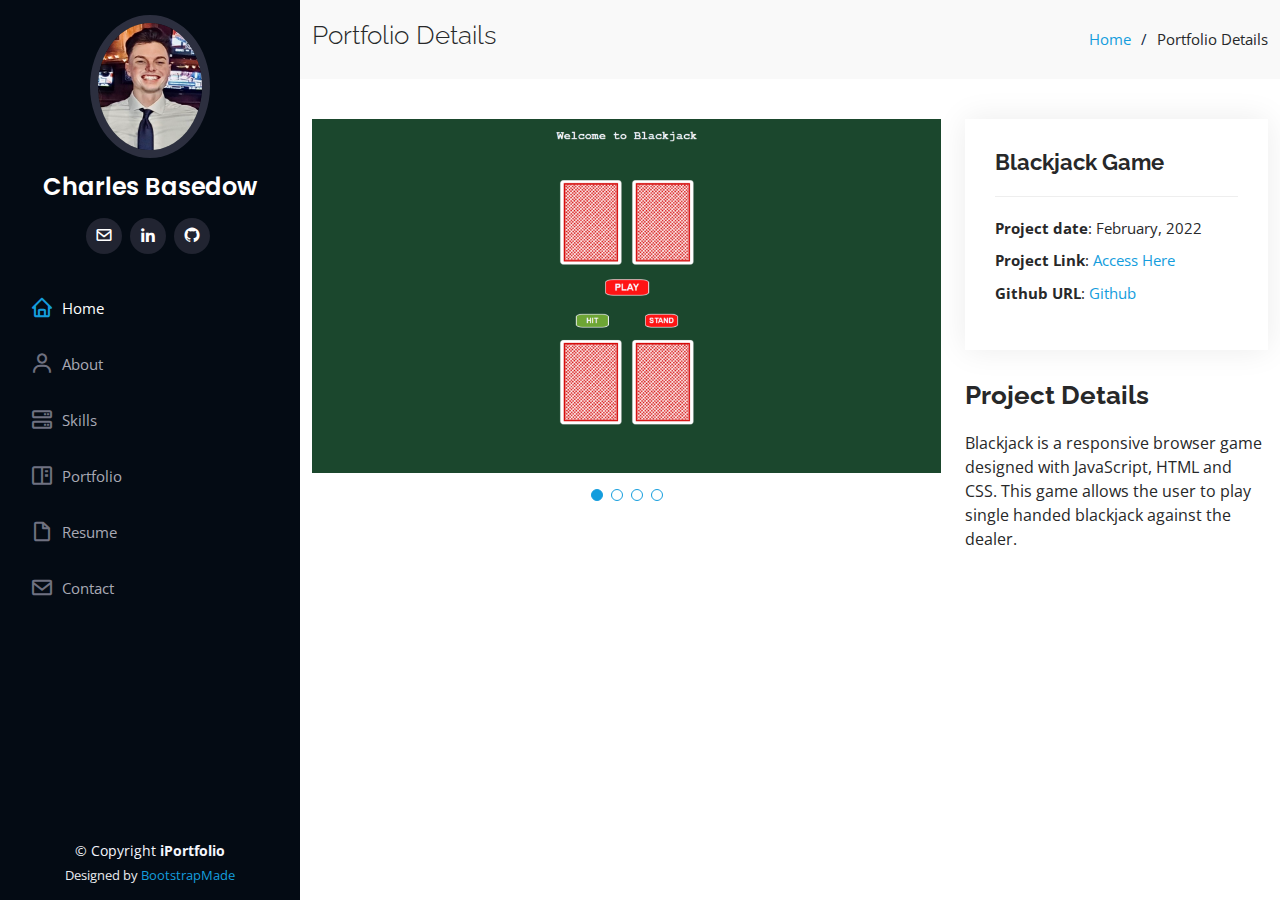
<file: blackjack-game.html>
<!DOCTYPE html>
<html lang="en">

<head>
  <meta charset="utf-8">
  <meta content="width=device-width, initial-scale=1.0" name="viewport">

  <title>Charles J Basedow</title>
  <meta content="" name="description">
  <meta content="" name="keywords">

  <!-- Favicons -->
  <link href="assets/img/favicon.png" rel="icon">
  <link href="assets/img/apple-touch-icon.png" rel="apple-touch-icon">

  <!-- Google Fonts -->
  <link href="https://fonts.googleapis.com/css?family=Open+Sans:300,300i,400,400i,600,600i,700,700i|Raleway:300,300i,400,400i,500,500i,600,600i,700,700i|Poppins:300,300i,400,400i,500,500i,600,600i,700,700i" rel="stylesheet">

  <!-- Vendor CSS Files -->
  <link href="assets/vendor/aos/aos.css" rel="stylesheet">
  <link href="assets/vendor/bootstrap/css/bootstrap.min.css" rel="stylesheet">
  <link href="assets/vendor/bootstrap-icons/bootstrap-icons.css" rel="stylesheet">
  <link href="assets/vendor/boxicons/css/boxicons.min.css" rel="stylesheet">
  <link href="assets/vendor/glightbox/css/glightbox.min.css" rel="stylesheet">
  <link href="assets/vendor/swiper/swiper-bundle.min.css" rel="stylesheet">

  <!-- Template Main CSS File -->
  <link href="assets/css/style.css" rel="stylesheet">

  <!-- =======================================================
  * Template Name: iPortfolio - v3.7.0
  * Template URL: https://bootstrapmade.com/iportfolio-bootstrap-portfolio-websites-template/
  * Author: BootstrapMade.com
  * License: https://bootstrapmade.com/license/
  ======================================================== -->
</head>

<body>

  <!-- ======= Mobile nav toggle button ======= -->
  <i class="bi bi-list mobile-nav-toggle d-xl-none"></i>

  <!-- ======= Header ======= -->
  <header id="header">
    <div class="d-flex flex-column">

      <div class="profile">
        <img src="assets/img/profile-img.jpg" alt="" class="img-fluid rounded-circle">
        <h1 class="text-light"><a href="index.html">Charles Basedow</a></h1>
        <div class="social-links mt-3 text-center">
          <a href="mailto:charlesjbasedow@gmail.com" class="envelope"><i class="bx bx-envelope"></i></a>
          <a href="https://www.linkedin.com/in/charlesjbasedow/" class="linkedin"><i class="bx bxl-linkedin"></i></a>
          <a href="https://github.com/charlesjbasedow" class="github"><i class="bx bxl-github"></i></a>
        </div>
      </div>

      <nav id="navbar" class="nav-menu navbar">
        <ul>
          <li><a href="#hero" class="nav-link scrollto active"><i class="bx bx-home"></i> <span>Home</span></a></li>
          <li><a href="#about" class="nav-link scrollto"><i class="bx bx-user"></i> <span>About</span></a></li>
          <li><a href="#skills" class="nav-link scrollto"><i class="bx bx-server"></i> <span>Skills</span></a></li>
          <li><a href="#portfolio" class="nav-link scrollto"><i class="bx bx-book-content"></i> <span>Portfolio</span></a></li>
          <li><a href="#resume" class="nav-link scrollto"><i class="bx bx-file-blank"></i> <span>Resume</span></a></li>
          <li><a href="#contact" class="nav-link scrollto"><i class="bx bx-envelope"></i> <span>Contact</span></a></li>
        </ul>
      </nav><!-- .nav-menu -->
    </div>
  </header><!-- End Header -->

  <main id="main">

    <!-- ======= Breadcrumbs ======= -->
    <section id="breadcrumbs" class="breadcrumbs">
      <div class="container">

        <div class="d-flex justify-content-between align-items-center">
          <h2>Portfolio Details</h2>
          <ol>
            <li><a href="index.html">Home</a></li>
            <li>Portfolio Details</li>
          </ol>
        </div>

      </div>
    </section><!-- End Breadcrumbs -->

    <!-- ======= Portfolio Details Section ======= -->
    <section id="portfolio-details" class="portfolio-details">
      <div class="container">

        <div class="row gy-4">

          <div class="col-lg-8">
            <div class="portfolio-details-slider swiper">
              <div class="swiper-wrapper align-items-center">
                <div class="swiper-slide">
                  <img src="assets/img/portfolio/blackjack-home.png" alt="">
                </div>
                <div class="swiper-slide">
                  <img src="assets/img/portfolio/portfolio-4.png" alt="">
                </div>
                <div class="swiper-slide">
                  <img src="assets/img/portfolio/blackjack-hit.png" alt="">
                </div>
                <div class="swiper-slide">
                  <img src="assets/img/portfolio/blackjack-stand.png" alt="">
                </div>
              </div>
              <div class="swiper-pagination"></div>
            </div>
          </div>

          <div class="col-lg-4">
            <div class="portfolio-info">
              <h3>Blackjack Game</h3>
              <ul>
                <li><strong>Project date</strong>: February, 2022</li>
                <li><strong>Project Link</strong>: <a href="https://charlesjbasedow.github.io/blackjack-game/">Access Here</a></li>                
                <li><strong>Github URL</strong>: <a href="https://github.com/charlesjbasedow/blackjack-game">Github</a></li>
              </ul>
            </div>
            <div class="portfolio-description">
              <h2>Project Details</h2>
              <p>
                Blackjack is a responsive browser game designed with JavaScript, HTML and CSS. This game allows the user to play single handed blackjack against the dealer.  
              </p>
            </div>
          </div>

        </div>

      </div>
    </section><!-- End Portfolio Details Section -->

  </main><!-- End #main -->

  <!-- ======= Footer ======= -->
  <footer id="footer">
    <div class="container">
      <div class="copyright">
        &copy; Copyright <strong><span>iPortfolio</span></strong>
      </div>
      <div class="credits">
        <!-- All the links in the footer should remain intact. -->
        <!-- You can delete the links only if you purchased the pro version. -->
        <!-- Licensing information: https://bootstrapmade.com/license/ -->
        <!-- Purchase the pro version with working PHP/AJAX contact form: https://bootstrapmade.com/iportfolio-bootstrap-portfolio-websites-template/ -->
        Designed by <a href="https://bootstrapmade.com/">BootstrapMade</a>
      </div>
    </div>
  </footer><!-- End  Footer -->

  <a href="#" class="back-to-top d-flex align-items-center justify-content-center"><i class="bi bi-arrow-up-short"></i></a>

  <!-- Vendor JS Files -->
  <script src="assets/vendor/purecounter/purecounter.js"></script>
  <script src="assets/vendor/aos/aos.js"></script>
  <script src="assets/vendor/bootstrap/js/bootstrap.bundle.min.js"></script>
  <script src="assets/vendor/glightbox/js/glightbox.min.js"></script>
  <script src="assets/vendor/isotope-layout/isotope.pkgd.min.js"></script>
  <script src="assets/vendor/swiper/swiper-bundle.min.js"></script>
  <script src="assets/vendor/typed.js/typed.min.js"></script>
  <script src="assets/vendor/waypoints/noframework.waypoints.js"></script>
  <script src="assets/vendor/php-email-form/validate.js"></script>

  <!-- Template Main JS File -->
  <script src="assets/js/main.js"></script>

</body>

</html>
</file>
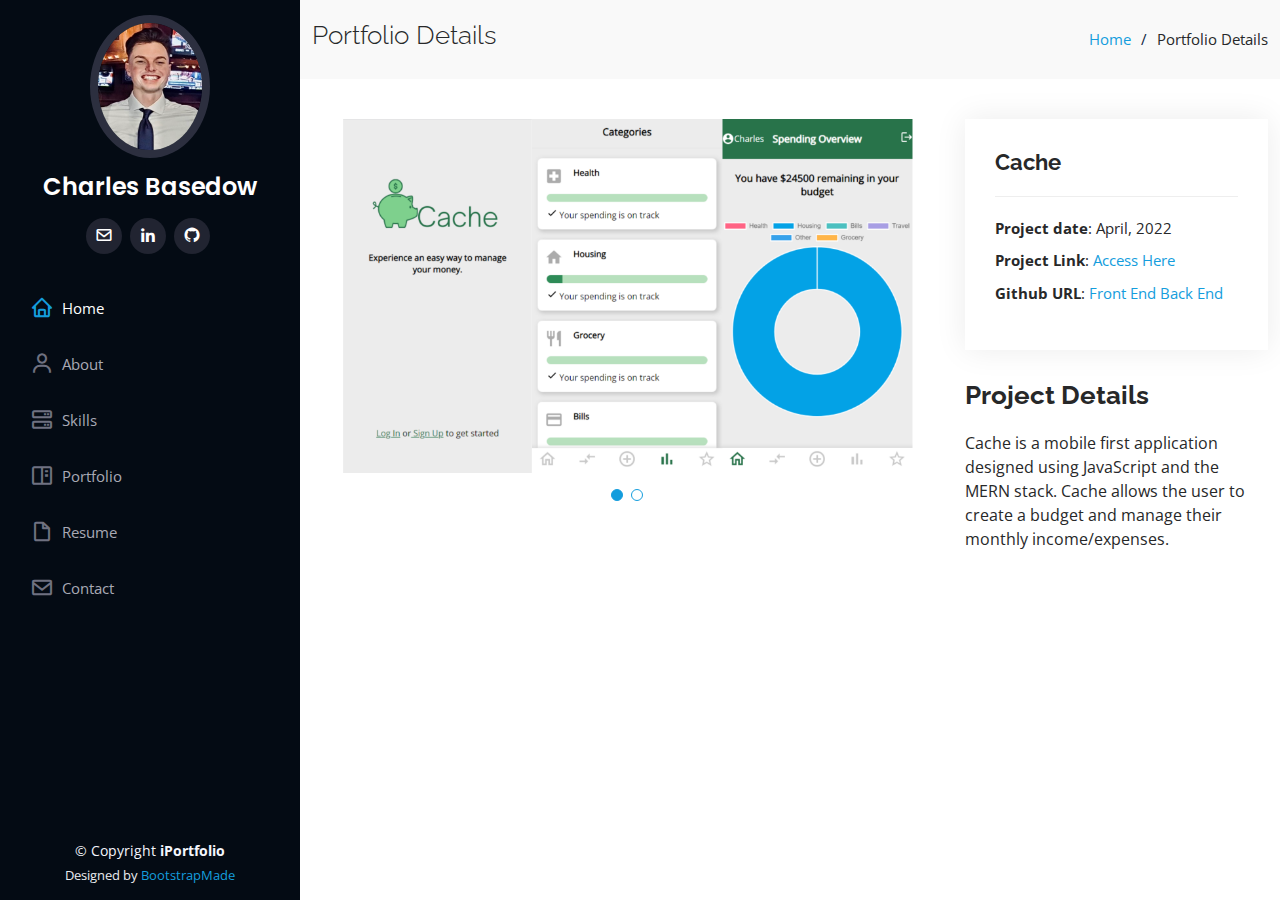
<file: cache.html>
<!DOCTYPE html>
<html lang="en">

<head>
  <meta charset="utf-8">
  <meta content="width=device-width, initial-scale=1.0" name="viewport">

  <title>Charles J Basedow</title>
  <meta content="" name="description">
  <meta content="" name="keywords">

  <!-- Favicons -->
  <link href="assets/img/favicon.png" rel="icon">
  <link href="assets/img/apple-touch-icon.png" rel="apple-touch-icon">

  <!-- Google Fonts -->
  <link href="https://fonts.googleapis.com/css?family=Open+Sans:300,300i,400,400i,600,600i,700,700i|Raleway:300,300i,400,400i,500,500i,600,600i,700,700i|Poppins:300,300i,400,400i,500,500i,600,600i,700,700i" rel="stylesheet">

  <!-- Vendor CSS Files -->
  <link href="assets/vendor/aos/aos.css" rel="stylesheet">
  <link href="assets/vendor/bootstrap/css/bootstrap.min.css" rel="stylesheet">
  <link href="assets/vendor/bootstrap-icons/bootstrap-icons.css" rel="stylesheet">
  <link href="assets/vendor/boxicons/css/boxicons.min.css" rel="stylesheet">
  <link href="assets/vendor/glightbox/css/glightbox.min.css" rel="stylesheet">
  <link href="assets/vendor/swiper/swiper-bundle.min.css" rel="stylesheet">

  <!-- Template Main CSS File -->
  <link href="assets/css/style.css" rel="stylesheet">

  <!-- =======================================================
  * Template Name: iPortfolio - v3.7.0
  * Template URL: https://bootstrapmade.com/iportfolio-bootstrap-portfolio-websites-template/
  * Author: BootstrapMade.com
  * License: https://bootstrapmade.com/license/
  ======================================================== -->
</head>

<body>

  <!-- ======= Mobile nav toggle button ======= -->
  <i class="bi bi-list mobile-nav-toggle d-xl-none"></i>

  <!-- ======= Header ======= -->
  <header id="header">
    <div class="d-flex flex-column">

      <div class="profile">
        <img src="assets/img/profile-img.jpg" alt="" class="img-fluid rounded-circle">
        <h1 class="text-light"><a href="index.html">Charles Basedow</a></h1>
        <div class="social-links mt-3 text-center">
          <a href="mailto:charlesjbasedow@gmail.com" class="envelope"><i class="bx bx-envelope"></i></a>
          <a href="https://www.linkedin.com/in/charlesjbasedow/" class="linkedin"><i class="bx bxl-linkedin"></i></a>
          <a href="https://github.com/charlesjbasedow" class="github"><i class="bx bxl-github"></i></a>
        </div>
      </div>

      <nav id="navbar" class="nav-menu navbar">
        <ul>
          <li><a href="#hero" class="nav-link scrollto active"><i class="bx bx-home"></i> <span>Home</span></a></li>
          <li><a href="#about" class="nav-link scrollto"><i class="bx bx-user"></i> <span>About</span></a></li>
          <li><a href="#skills" class="nav-link scrollto"><i class="bx bx-server"></i> <span>Skills</span></a></li>
          <li><a href="#portfolio" class="nav-link scrollto"><i class="bx bx-book-content"></i> <span>Portfolio</span></a></li>
          <li><a href="#resume" class="nav-link scrollto"><i class="bx bx-file-blank"></i> <span>Resume</span></a></li>
          <li><a href="#contact" class="nav-link scrollto"><i class="bx bx-envelope"></i> <span>Contact</span></a></li>
        </ul>
      </nav><!-- .nav-menu -->
    </div>
  </header><!-- End Header -->

  <main id="main">

    <!-- ======= Breadcrumbs ======= -->
    <section id="breadcrumbs" class="breadcrumbs">
      <div class="container">

        <div class="d-flex justify-content-between align-items-center">
          <h2>Portfolio Details</h2>
          <ol>
            <li><a href="index.html">Home</a></li>
            <li>Portfolio Details</li>
          </ol>
        </div>

      </div>
    </section><!-- End Breadcrumbs -->

    <!-- ======= Portfolio Details Section ======= -->
    <section id="portfolio-details" class="portfolio-details">
      <div class="container">

        <div class="row gy-4">

          <div class="col-lg-8">
            <div class="portfolio-details-slider swiper">
              <div class="swiper-wrapper align-items-center">

                <div class="swiper-slide">
                  <img src="assets/img/portfolio/cache-1st.png" alt="">
                </div>

                <div class="swiper-slide">
                  <img src="assets/img/portfolio/cache-2nd.png" alt="">
                </div>
              </div>
              <div class="swiper-pagination"></div>
            </div>
          </div>

          <div class="col-lg-4">
            <div class="portfolio-info">
              <h3>Cache</h3>
              <ul>
                <li><strong>Project date</strong>: April, 2022</li>
                <li><strong>Project Link</strong>: <a href="https://cachefrontend.herokuapp.com/">Access Here</a></li>                
                <li><strong>Github URL</strong>: <a href="https://github.com/binod164/cache-front-end">Front End</a>
                <a href="https://github.com/binod164/cache-back-end">Back End</a>
                </li>
              </ul>
            </div>
            <div class="portfolio-description">
              <h2>Project Details</h2>
              <p>
                Cache is a mobile first application designed using JavaScript and the MERN stack. Cache allows the user to create a budget and manage their monthly income/expenses. 
              </p>
            </div>
          </div>

        </div>

      </div>
    </section><!-- End Portfolio Details Section -->

  </main><!-- End #main -->

  <!-- ======= Footer ======= -->
  <footer id="footer">
    <div class="container">
      <div class="copyright">
        &copy; Copyright <strong><span>iPortfolio</span></strong>
      </div>
      <div class="credits">
        <!-- All the links in the footer should remain intact. -->
        <!-- You can delete the links only if you purchased the pro version. -->
        <!-- Licensing information: https://bootstrapmade.com/license/ -->
        <!-- Purchase the pro version with working PHP/AJAX contact form: https://bootstrapmade.com/iportfolio-bootstrap-portfolio-websites-template/ -->
        Designed by <a href="https://bootstrapmade.com/">BootstrapMade</a>
      </div>
    </div>
  </footer><!-- End  Footer -->

  <a href="#" class="back-to-top d-flex align-items-center justify-content-center"><i class="bi bi-arrow-up-short"></i></a>

  <!-- Vendor JS Files -->
  <script src="assets/vendor/purecounter/purecounter.js"></script>
  <script src="assets/vendor/aos/aos.js"></script>
  <script src="assets/vendor/bootstrap/js/bootstrap.bundle.min.js"></script>
  <script src="assets/vendor/glightbox/js/glightbox.min.js"></script>
  <script src="assets/vendor/isotope-layout/isotope.pkgd.min.js"></script>
  <script src="assets/vendor/swiper/swiper-bundle.min.js"></script>
  <script src="assets/vendor/typed.js/typed.min.js"></script>
  <script src="assets/vendor/waypoints/noframework.waypoints.js"></script>
  <script src="assets/vendor/php-email-form/validate.js"></script>

  <!-- Template Main JS File -->
  <script src="assets/js/main.js"></script>

</body>

</html>
</file>
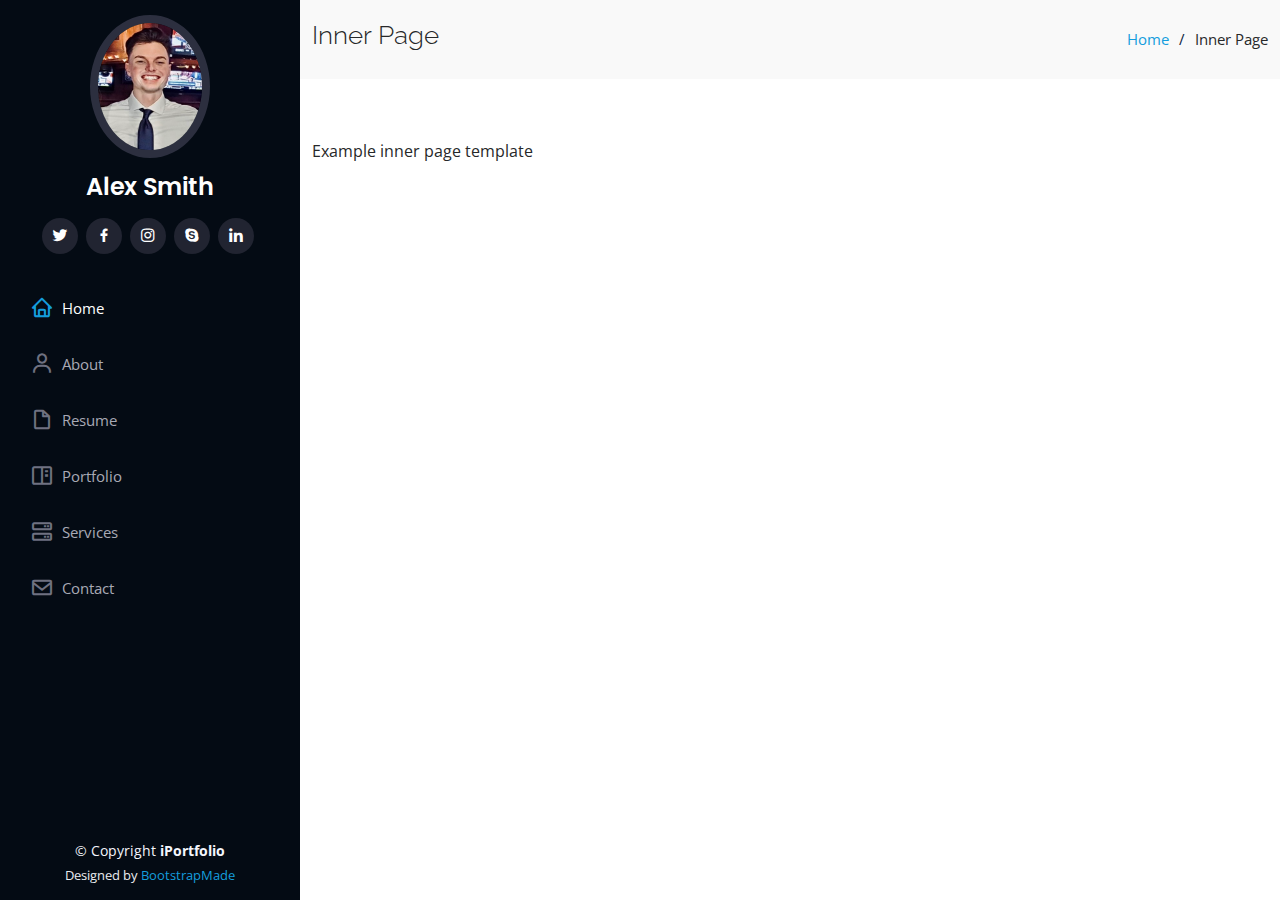
<file: inner-page.html>
<!DOCTYPE html>
<html lang="en">

<head>
  <meta charset="utf-8">
  <meta content="width=device-width, initial-scale=1.0" name="viewport">

  <title>Inner Page - iPortfolio Bootstrap Template</title>
  <meta content="" name="description">
  <meta content="" name="keywords">

  <!-- Favicons -->
  <link href="assets/img/favicon.png" rel="icon">
  <link href="assets/img/apple-touch-icon.png" rel="apple-touch-icon">

  <!-- Google Fonts -->
  <link href="https://fonts.googleapis.com/css?family=Open+Sans:300,300i,400,400i,600,600i,700,700i|Raleway:300,300i,400,400i,500,500i,600,600i,700,700i|Poppins:300,300i,400,400i,500,500i,600,600i,700,700i" rel="stylesheet">

  <!-- Vendor CSS Files -->
  <link href="assets/vendor/aos/aos.css" rel="stylesheet">
  <link href="assets/vendor/bootstrap/css/bootstrap.min.css" rel="stylesheet">
  <link href="assets/vendor/bootstrap-icons/bootstrap-icons.css" rel="stylesheet">
  <link href="assets/vendor/boxicons/css/boxicons.min.css" rel="stylesheet">
  <link href="assets/vendor/glightbox/css/glightbox.min.css" rel="stylesheet">
  <link href="assets/vendor/swiper/swiper-bundle.min.css" rel="stylesheet">

  <!-- Template Main CSS File -->
  <link href="assets/css/style.css" rel="stylesheet">

  <!-- =======================================================
  * Template Name: iPortfolio - v3.7.0
  * Template URL: https://bootstrapmade.com/iportfolio-bootstrap-portfolio-websites-template/
  * Author: BootstrapMade.com
  * License: https://bootstrapmade.com/license/
  ======================================================== -->
</head>

<body>

  <!-- ======= Mobile nav toggle button ======= -->
  <i class="bi bi-list mobile-nav-toggle d-xl-none"></i>

  <!-- ======= Header ======= -->
  <header id="header">
    <div class="d-flex flex-column">

      <div class="profile">
        <img src="assets/img/profile-img.jpg" alt="" class="img-fluid rounded-circle">
        <h1 class="text-light"><a href="index.html">Alex Smith</a></h1>
        <div class="social-links mt-3 text-center">
          <a href="#" class="twitter"><i class="bx bxl-twitter"></i></a>
          <a href="#" class="facebook"><i class="bx bxl-facebook"></i></a>
          <a href="#" class="instagram"><i class="bx bxl-instagram"></i></a>
          <a href="#" class="google-plus"><i class="bx bxl-skype"></i></a>
          <a href="#" class="linkedin"><i class="bx bxl-linkedin"></i></a>
        </div>
      </div>

      <nav id="navbar" class="nav-menu navbar">
        <ul>
          <li><a href="#hero" class="nav-link scrollto active"><i class="bx bx-home"></i> <span>Home</span></a></li>
          <li><a href="#about" class="nav-link scrollto"><i class="bx bx-user"></i> <span>About</span></a></li>
          <li><a href="#resume" class="nav-link scrollto"><i class="bx bx-file-blank"></i> <span>Resume</span></a></li>
          <li><a href="#portfolio" class="nav-link scrollto"><i class="bx bx-book-content"></i> <span>Portfolio</span></a></li>
          <li><a href="#services" class="nav-link scrollto"><i class="bx bx-server"></i> <span>Services</span></a></li>
          <li><a href="#contact" class="nav-link scrollto"><i class="bx bx-envelope"></i> <span>Contact</span></a></li>
        </ul>
      </nav><!-- .nav-menu -->
    </div>
  </header><!-- End Header -->

  <main id="main">

    <!-- ======= Breadcrumbs ======= -->
    <section class="breadcrumbs">
      <div class="container">

        <div class="d-flex justify-content-between align-items-center">
          <h2>Inner Page</h2>
          <ol>
            <li><a href="index.html">Home</a></li>
            <li>Inner Page</li>
          </ol>
        </div>

      </div>
    </section><!-- End Breadcrumbs -->

    <section class="inner-page">
      <div class="container">
        <p>
          Example inner page template
        </p>
      </div>
    </section>

  </main><!-- End #main -->

  <!-- ======= Footer ======= -->
  <footer id="footer">
    <div class="container">
      <div class="copyright">
        &copy; Copyright <strong><span>iPortfolio</span></strong>
      </div>
      <div class="credits">
        <!-- All the links in the footer should remain intact. -->
        <!-- You can delete the links only if you purchased the pro version. -->
        <!-- Licensing information: https://bootstrapmade.com/license/ -->
        <!-- Purchase the pro version with working PHP/AJAX contact form: https://bootstrapmade.com/iportfolio-bootstrap-portfolio-websites-template/ -->
        Designed by <a href="https://bootstrapmade.com/">BootstrapMade</a>
      </div>
    </div>
  </footer><!-- End  Footer -->

  <a href="#" class="back-to-top d-flex align-items-center justify-content-center"><i class="bi bi-arrow-up-short"></i></a>

  <!-- Vendor JS Files -->
  <script src="assets/vendor/purecounter/purecounter.js"></script>
  <script src="assets/vendor/aos/aos.js"></script>
  <script src="assets/vendor/bootstrap/js/bootstrap.bundle.min.js"></script>
  <script src="assets/vendor/glightbox/js/glightbox.min.js"></script>
  <script src="assets/vendor/isotope-layout/isotope.pkgd.min.js"></script>
  <script src="assets/vendor/swiper/swiper-bundle.min.js"></script>
  <script src="assets/vendor/typed.js/typed.min.js"></script>
  <script src="assets/vendor/waypoints/noframework.waypoints.js"></script>
  <script src="assets/vendor/php-email-form/validate.js"></script>

  <!-- Template Main JS File -->
  <script src="assets/js/main.js"></script>

</body>

</html>
</file>
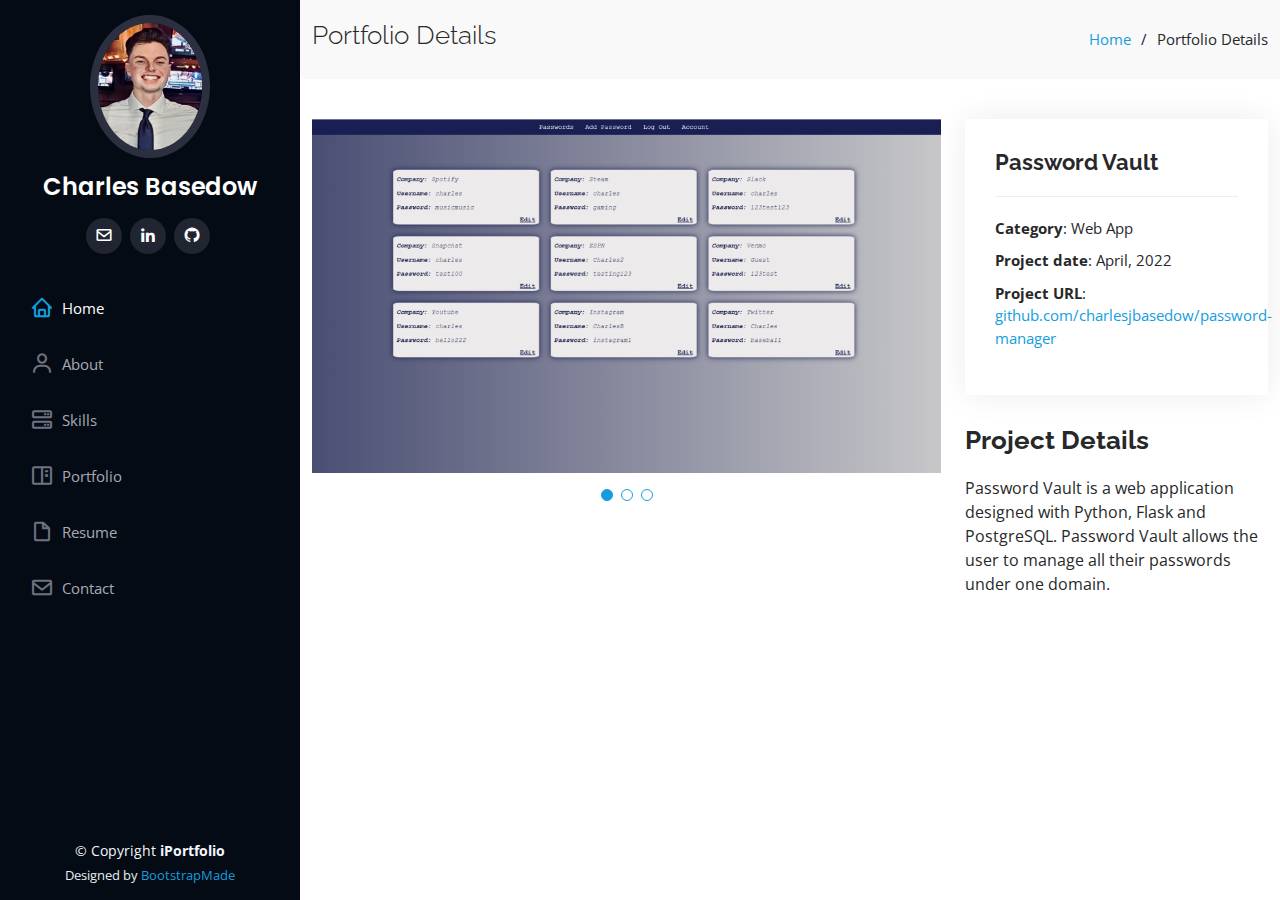
<file: password-vault.html>
<!DOCTYPE html>
<html lang="en">

<head>
  <meta charset="utf-8">
  <meta content="width=device-width, initial-scale=1.0" name="viewport">

  <title>Charles J Basedow</title>
  <meta content="" name="description">
  <meta content="" name="keywords">

  <!-- Favicons -->
  <link href="assets/img/favicon.png" rel="icon">
  <link href="assets/img/apple-touch-icon.png" rel="apple-touch-icon">

  <!-- Google Fonts -->
  <link href="https://fonts.googleapis.com/css?family=Open+Sans:300,300i,400,400i,600,600i,700,700i|Raleway:300,300i,400,400i,500,500i,600,600i,700,700i|Poppins:300,300i,400,400i,500,500i,600,600i,700,700i" rel="stylesheet">

  <!-- Vendor CSS Files -->
  <link href="assets/vendor/aos/aos.css" rel="stylesheet">
  <link href="assets/vendor/bootstrap/css/bootstrap.min.css" rel="stylesheet">
  <link href="assets/vendor/bootstrap-icons/bootstrap-icons.css" rel="stylesheet">
  <link href="assets/vendor/boxicons/css/boxicons.min.css" rel="stylesheet">
  <link href="assets/vendor/glightbox/css/glightbox.min.css" rel="stylesheet">
  <link href="assets/vendor/swiper/swiper-bundle.min.css" rel="stylesheet">

  <!-- Template Main CSS File -->
  <link href="assets/css/style.css" rel="stylesheet">

  <!-- =======================================================
  * Template Name: iPortfolio - v3.7.0
  * Template URL: https://bootstrapmade.com/iportfolio-bootstrap-portfolio-websites-template/
  * Author: BootstrapMade.com
  * License: https://bootstrapmade.com/license/
  ======================================================== -->
</head>

<body>

  <!-- ======= Mobile nav toggle button ======= -->
  <i class="bi bi-list mobile-nav-toggle d-xl-none"></i>

  <!-- ======= Header ======= -->
  <header id="header">
    <div class="d-flex flex-column">

      <div class="profile">
        <img src="assets/img/profile-img.jpg" alt="" class="img-fluid rounded-circle">
        <h1 class="text-light"><a href="index.html">Charles Basedow</a></h1>
        <div class="social-links mt-3 text-center">
          <a href="mailto:charlesjbasedow@gmail.com" class="envelope"><i class="bx bx-envelope"></i></a>
          <a href="https://www.linkedin.com/in/charlesjbasedow/" class="linkedin"><i class="bx bxl-linkedin"></i></a>
          <a href="https://github.com/charlesjbasedow" class="github"><i class="bx bxl-github"></i></a>
        </div>
      </div>

      <nav id="navbar" class="nav-menu navbar">
        <ul>
          <li><a href="#hero" class="nav-link scrollto active"><i class="bx bx-home"></i> <span>Home</span></a></li>
          <li><a href="#about" class="nav-link scrollto"><i class="bx bx-user"></i> <span>About</span></a></li>
          <li><a href="#skills" class="nav-link scrollto"><i class="bx bx-server"></i> <span>Skills</span></a></li>
          <li><a href="#portfolio" class="nav-link scrollto"><i class="bx bx-book-content"></i> <span>Portfolio</span></a></li>
          <li><a href="#resume" class="nav-link scrollto"><i class="bx bx-file-blank"></i> <span>Resume</span></a></li>
          <li><a href="#contact" class="nav-link scrollto"><i class="bx bx-envelope"></i> <span>Contact</span></a></li>
        </ul>
      </nav><!-- .nav-menu -->
    </div>
  </header><!-- End Header -->

  <main id="main">

    <!-- ======= Breadcrumbs ======= -->
    <section id="breadcrumbs" class="breadcrumbs">
      <div class="container">

        <div class="d-flex justify-content-between align-items-center">
          <h2>Portfolio Details</h2>
          <ol>
            <li><a href="index.html">Home</a></li>
            <li>Portfolio Details</li>
          </ol>
        </div>

      </div>
    </section><!-- End Breadcrumbs -->

    <!-- ======= Portfolio Details Section ======= -->
    <section id="portfolio-details" class="portfolio-details">
      <div class="container">

        <div class="row gy-4">

          <div class="col-lg-8">
            <div class="portfolio-details-slider swiper">
              <div class="swiper-wrapper align-items-center">

                <div class="swiper-slide">
                  <img src="assets/img/portfolio/portfolio-1.png" alt="">
                </div>

                <div class="swiper-slide">
                  <img src="assets/img/portfolio/passwordvault-add.png" alt="">
                </div>

                <div class="swiper-slide">
                  <img src="assets/img/portfolio/passwordvault-login.png" alt="">
                </div>

              </div>
              <div class="swiper-pagination"></div>
            </div>
          </div>

          <div class="col-lg-4">
            <div class="portfolio-info">
              <h3>Password Vault</h3>
              <ul>
                <li><strong>Category</strong>: Web App</li>
                <li><strong>Project date</strong>: April, 2022</li>
                <li><strong>Project URL</strong>: <a href="https://github.com/charlesjbasedow/password-manager">github.com/charlesjbasedow/password-manager</a></li>
              </ul>
            </div>
            <div class="portfolio-description">
              <h2>Project Details</h2>
              <p>
                Password Vault is a web application designed with Python, Flask and PostgreSQL. Password Vault allows the user to manage all their passwords under one domain. 
              </p>
            </div>
          </div>

        </div>

      </div>
    </section><!-- End Portfolio Details Section -->

  </main><!-- End #main -->

  <!-- ======= Footer ======= -->
  <footer id="footer">
    <div class="container">
      <div class="copyright">
        &copy; Copyright <strong><span>iPortfolio</span></strong>
      </div>
      <div class="credits">
        <!-- All the links in the footer should remain intact. -->
        <!-- You can delete the links only if you purchased the pro version. -->
        <!-- Licensing information: https://bootstrapmade.com/license/ -->
        <!-- Purchase the pro version with working PHP/AJAX contact form: https://bootstrapmade.com/iportfolio-bootstrap-portfolio-websites-template/ -->
        Designed by <a href="https://bootstrapmade.com/">BootstrapMade</a>
      </div>
    </div>
  </footer><!-- End  Footer -->

  <a href="#" class="back-to-top d-flex align-items-center justify-content-center"><i class="bi bi-arrow-up-short"></i></a>

  <!-- Vendor JS Files -->
  <script src="assets/vendor/purecounter/purecounter.js"></script>
  <script src="assets/vendor/aos/aos.js"></script>
  <script src="assets/vendor/bootstrap/js/bootstrap.bundle.min.js"></script>
  <script src="assets/vendor/glightbox/js/glightbox.min.js"></script>
  <script src="assets/vendor/isotope-layout/isotope.pkgd.min.js"></script>
  <script src="assets/vendor/swiper/swiper-bundle.min.js"></script>
  <script src="assets/vendor/typed.js/typed.min.js"></script>
  <script src="assets/vendor/waypoints/noframework.waypoints.js"></script>
  <script src="assets/vendor/php-email-form/validate.js"></script>

  <!-- Template Main JS File -->
  <script src="assets/js/main.js"></script>

</body>

</html>
</file>
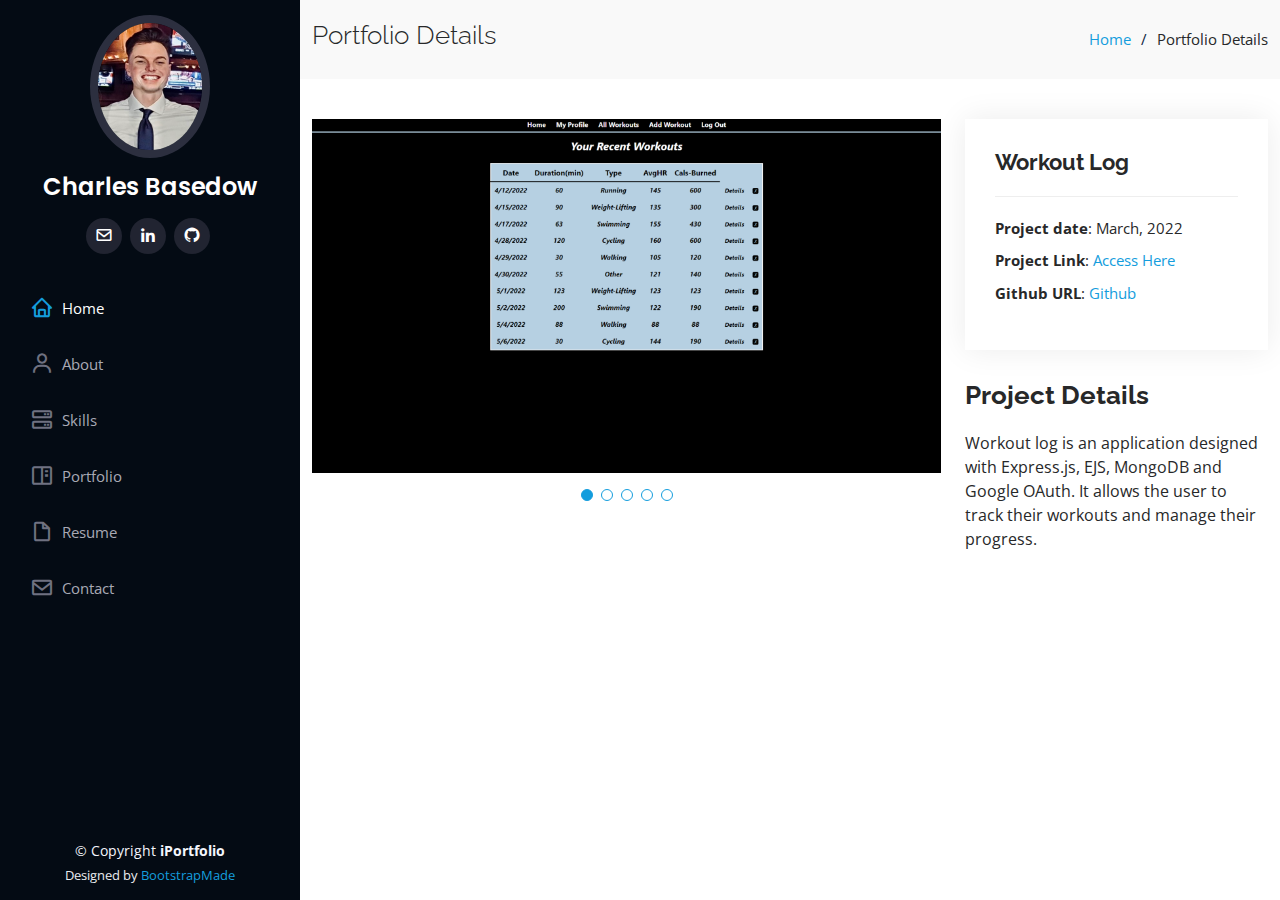
<file: workout-log.html>
<!DOCTYPE html>
<html lang="en">

<head>
  <meta charset="utf-8">
  <meta content="width=device-width, initial-scale=1.0" name="viewport">

  <title>Charles J Basedow</title>
  <meta content="" name="description">
  <meta content="" name="keywords">

  <!-- Favicons -->
  <link href="assets/img/favicon.png" rel="icon">
  <link href="assets/img/apple-touch-icon.png" rel="apple-touch-icon">

  <!-- Google Fonts -->
  <link href="https://fonts.googleapis.com/css?family=Open+Sans:300,300i,400,400i,600,600i,700,700i|Raleway:300,300i,400,400i,500,500i,600,600i,700,700i|Poppins:300,300i,400,400i,500,500i,600,600i,700,700i" rel="stylesheet">

  <!-- Vendor CSS Files -->
  <link href="assets/vendor/aos/aos.css" rel="stylesheet">
  <link href="assets/vendor/bootstrap/css/bootstrap.min.css" rel="stylesheet">
  <link href="assets/vendor/bootstrap-icons/bootstrap-icons.css" rel="stylesheet">
  <link href="assets/vendor/boxicons/css/boxicons.min.css" rel="stylesheet">
  <link href="assets/vendor/glightbox/css/glightbox.min.css" rel="stylesheet">
  <link href="assets/vendor/swiper/swiper-bundle.min.css" rel="stylesheet">

  <!-- Template Main CSS File -->
  <link href="assets/css/style.css" rel="stylesheet">

  <!-- =======================================================
  * Template Name: iPortfolio - v3.7.0
  * Template URL: https://bootstrapmade.com/iportfolio-bootstrap-portfolio-websites-template/
  * Author: BootstrapMade.com
  * License: https://bootstrapmade.com/license/
  ======================================================== -->
</head>

<body>

  <!-- ======= Mobile nav toggle button ======= -->
  <i class="bi bi-list mobile-nav-toggle d-xl-none"></i>

  <!-- ======= Header ======= -->
  <header id="header">
    <div class="d-flex flex-column">

      <div class="profile">
        <img src="assets/img/profile-img.jpg" alt="" class="img-fluid rounded-circle">
        <h1 class="text-light"><a href="index.html">Charles Basedow</a></h1>
        <div class="social-links mt-3 text-center">
          <a href="mailto:charlesjbasedow@gmail.com" class="envelope"><i class="bx bx-envelope"></i></a>
          <a href="https://www.linkedin.com/in/charlesjbasedow/" class="linkedin"><i class="bx bxl-linkedin"></i></a>
          <a href="https://github.com/charlesjbasedow" class="github"><i class="bx bxl-github"></i></a>
        </div>
      </div>

      <nav id="navbar" class="nav-menu navbar">
        <ul>
          <li><a href="#hero" class="nav-link scrollto active"><i class="bx bx-home"></i> <span>Home</span></a></li>
          <li><a href="#about" class="nav-link scrollto"><i class="bx bx-user"></i> <span>About</span></a></li>
          <li><a href="#skills" class="nav-link scrollto"><i class="bx bx-server"></i> <span>Skills</span></a></li>
          <li><a href="#portfolio" class="nav-link scrollto"><i class="bx bx-book-content"></i> <span>Portfolio</span></a></li>
          <li><a href="#resume" class="nav-link scrollto"><i class="bx bx-file-blank"></i> <span>Resume</span></a></li>
          <li><a href="#contact" class="nav-link scrollto"><i class="bx bx-envelope"></i> <span>Contact</span></a></li>
        </ul>
      </nav><!-- .nav-menu -->
    </div>
  </header><!-- End Header -->

  <main id="main">

    <!-- ======= Breadcrumbs ======= -->
    <section id="breadcrumbs" class="breadcrumbs">
      <div class="container">

        <div class="d-flex justify-content-between align-items-center">
          <h2>Portfolio Details</h2>
          <ol>
            <li><a href="index.html">Home</a></li>
            <li>Portfolio Details</li>
          </ol>
        </div>

      </div>
    </section><!-- End Breadcrumbs -->

    <!-- ======= Portfolio Details Section ======= -->
    <section id="portfolio-details" class="portfolio-details">
      <div class="container">

        <div class="row gy-4">

          <div class="col-lg-8">
            <div class="portfolio-details-slider swiper">
              <div class="swiper-wrapper align-items-center">

                <div class="swiper-slide">
                  <img src="assets/img/portfolio/portfolio-3.png" alt="">
                </div>

                <div class="swiper-slide">
                  <img src="assets/img/portfolio/workoutlog-add.png" alt="">
                </div>

                <div class="swiper-slide">
                  <img src="assets/img/portfolio/workoutlog-details.png" alt="">
                </div>
                <div class="swiper-slide">
                  <img src="assets/img/portfolio/workoutlog-myprofile.png" alt="">
                </div>
                <div class="swiper-slide">
                  <img src="assets/img/portfolio/workoutlog-goals.png" alt="">
                </div>

              </div>
              <div class="swiper-pagination"></div>
            </div>
          </div>

          <div class="col-lg-4">
            <div class="portfolio-info">
              <h3>Workout Log</h3>
              <ul>
                <li><strong>Project date</strong>: March, 2022</li>
                <li><strong>Project Link</strong>: <a href="https://cb-workout-log.herokuapp.com/">Access Here</a></li>                
                <li><strong>Github URL</strong>: <a href="https://github.com/charlesjbasedow/workout-log">Github</a></li>
              </ul>
            </div>
            <div class="portfolio-description">
              <h2>Project Details</h2>
              <p>
                Workout log is an application designed with Express.js, EJS, MongoDB and Google OAuth. It allows the user to track their workouts and manage their progress. 
              </p>
            </div>
          </div>

        </div>

      </div>
    </section><!-- End Portfolio Details Section -->

  </main><!-- End #main -->

  <!-- ======= Footer ======= -->
  <footer id="footer">
    <div class="container">
      <div class="copyright">
        &copy; Copyright <strong><span>iPortfolio</span></strong>
      </div>
      <div class="credits">
        <!-- All the links in the footer should remain intact. -->
        <!-- You can delete the links only if you purchased the pro version. -->
        <!-- Licensing information: https://bootstrapmade.com/license/ -->
        <!-- Purchase the pro version with working PHP/AJAX contact form: https://bootstrapmade.com/iportfolio-bootstrap-portfolio-websites-template/ -->
        Designed by <a href="https://bootstrapmade.com/">BootstrapMade</a>
      </div>
    </div>
  </footer><!-- End  Footer -->

  <a href="#" class="back-to-top d-flex align-items-center justify-content-center"><i class="bi bi-arrow-up-short"></i></a>

  <!-- Vendor JS Files -->
  <script src="assets/vendor/purecounter/purecounter.js"></script>
  <script src="assets/vendor/aos/aos.js"></script>
  <script src="assets/vendor/bootstrap/js/bootstrap.bundle.min.js"></script>
  <script src="assets/vendor/glightbox/js/glightbox.min.js"></script>
  <script src="assets/vendor/isotope-layout/isotope.pkgd.min.js"></script>
  <script src="assets/vendor/swiper/swiper-bundle.min.js"></script>
  <script src="assets/vendor/typed.js/typed.min.js"></script>
  <script src="assets/vendor/waypoints/noframework.waypoints.js"></script>
  <script src="assets/vendor/php-email-form/validate.js"></script>

  <!-- Template Main JS File -->
  <script src="assets/js/main.js"></script>

</body>

</html>
</file>
<file: assets/css/style.css>
/**
* Template Name: iPortfolio - v3.7.0
* Template URL: https://bootstrapmade.com/iportfolio-bootstrap-portfolio-websites-template/
* Author: BootstrapMade.com
* License: https://bootstrapmade.com/license/
*/

/*--------------------------------------------------------------
# General
--------------------------------------------------------------*/
body {
  font-family: "Open Sans", sans-serif;
  color: #272829;
}

a {
  color: #149ddd;
  text-decoration: none;
}

a:hover {
  color: #37b3ed;
  text-decoration: none;
}

h1, h2, h3, h4, h5, h6 {
  font-family: "Raleway", sans-serif;
}

/*--------------------------------------------------------------
# Back to top button
--------------------------------------------------------------*/
.back-to-top {
  position: fixed;
  visibility: hidden;
  opacity: 0;
  right: 15px;
  bottom: 15px;
  z-index: 996;
  background: #149ddd;
  width: 40px;
  height: 40px;
  border-radius: 50px;
  transition: all 0.4s;
}
.back-to-top i {
  font-size: 28px;
  color: #fff;
  line-height: 0;
}
.back-to-top:hover {
  background: #2eafec;
  color: #fff;
}
.back-to-top.active {
  visibility: visible;
  opacity: 1;
}

/*--------------------------------------------------------------
# Header
--------------------------------------------------------------*/
#header {
  position: fixed;
  top: 0;
  left: 0;
  bottom: 0;
  width: 300px;
  transition: all ease-in-out 0.5s;
  z-index: 9997;
  transition: all 0.5s;
  padding: 0 15px;
  background: #040b14;
  overflow-y: auto;
}
#header .profile img {
  margin: 15px auto;
  display: block;
  width: 120px;
  border: 8px solid #2c2f3f;
}
#header .profile h1 {
  font-size: 24px;
  margin: 0;
  padding: 0;
  font-weight: 600;
  -moz-text-align-last: center;
  text-align-last: center;
  font-family: "Poppins", sans-serif;
}
#header .profile h1 a, #header .profile h1 a:hover {
  color: #fff;
  text-decoration: none;
}
#header .profile .social-links a {
  font-size: 18px;
  display: inline-block;
  background: #212431;
  color: #fff;
  line-height: 1;
  padding: 8px 0;
  margin-right: 4px;
  border-radius: 50%;
  text-align: center;
  width: 36px;
  height: 36px;
  transition: 0.3s;
}
#header .profile .social-links a:hover {
  background: #149ddd;
  color: #fff;
  text-decoration: none;
}

#main {
  margin-left: 300px;
}

@media (max-width: 1199px) {
  #header {
    left: -300px;
  }

  #main {
    margin-left: 0;
  }
}
/*--------------------------------------------------------------
# Navigation Menu
--------------------------------------------------------------*/
/* Desktop Navigation */
.nav-menu {
  padding: 30px 0 0 0;
}
.nav-menu * {
  margin: 0;
  padding: 0;
  list-style: none;
}
.nav-menu > ul > li {
  position: relative;
  white-space: nowrap;
}
.nav-menu a, .nav-menu a:focus {
  display: flex;
  align-items: center;
  color: #a8a9b4;
  padding: 12px 15px;
  margin-bottom: 8px;
  transition: 0.3s;
  font-size: 15px;
}
.nav-menu a i, .nav-menu a:focus i {
  font-size: 24px;
  padding-right: 8px;
  color: #6f7180;
}
.nav-menu a:hover, .nav-menu .active, .nav-menu .active:focus, .nav-menu li:hover > a {
  text-decoration: none;
  color: #fff;
}
.nav-menu a:hover i, .nav-menu .active i, .nav-menu .active:focus i, .nav-menu li:hover > a i {
  color: #149ddd;
}

/* Mobile Navigation */
.mobile-nav-toggle {
  position: fixed;
  right: 15px;
  top: 15px;
  z-index: 9998;
  border: 0;
  font-size: 24px;
  transition: all 0.4s;
  outline: none !important;
  background-color: #149ddd;
  color: #fff;
  width: 40px;
  height: 40px;
  display: inline-flex;
  align-items: center;
  justify-content: center;
  line-height: 0;
  border-radius: 50px;
  cursor: pointer;
}

.mobile-nav-active {
  overflow: hidden;
}
.mobile-nav-active #header {
  left: 0;
}

/*--------------------------------------------------------------
# Hero Section
--------------------------------------------------------------*/
#hero {
  width: 100%;
  height: 100vh;
  background: url("../img/profile-img2.jpg") right;
  background-color:#173b6c;
  background-size: contain;
  background-repeat: no-repeat;
}
#hero:before {
  content: "";
  background: rgba(5, 13, 24, 0.3);
  position: absolute;
  bottom: 0;
  top: 0;
  left: 0;
  right: 0;
  z-index: 1;
}
#hero .hero-container {
  position: relative;
  z-index: 2;
  min-width: 300px;
}
#hero h1 {
  margin: 0 0 10px 0;
  font-size: 64px;
  font-weight: 700;
  line-height: 56px;
  color: #fff;
}
#hero p {
  color: #fff;
  margin-bottom: 50px;
  font-size: 26px;
  font-family: "Poppins", sans-serif;
}
#hero p span {
  color: #fff;
  padding-bottom: 4px;
  letter-spacing: 1px;
  border-bottom: 3px solid #149ddd;
}
@media (min-width: 1024px) {
  #hero {
    background-attachment: fixed;
  }
}
@media (max-width: 768px) {
  #hero h1 {
    font-size: 28px;
    line-height: 36px;
  }
  #hero h2 {
    font-size: 18px;
    line-height: 24px;
    margin-bottom: 30px;
  }
}

/*--------------------------------------------------------------
# Sections General
--------------------------------------------------------------*/
section {
  padding: 60px 0;
  overflow: hidden;
}

.section-bg {
  background: #f5f8fd;
}

.section-title {
  padding-bottom: 30px;
}
.section-title h2 {
  font-size: 32px;
  font-weight: bold;
  margin-bottom: 20px;
  padding-bottom: 20px;
  position: relative;
  color: #173b6c;
}
.section-title h2::after {
  content: "";
  position: absolute;
  display: block;
  width: 50px;
  height: 3px;
  background: #149ddd;
  bottom: 0;
  left: 0;
}
.section-title p {
  margin-bottom: 0;
}

/*--------------------------------------------------------------
# About
--------------------------------------------------------------*/
.about .content h3 {
  font-weight: 700;
  font-size: 26px;
  color: #173b6c;
}
.about .content ul {
  list-style: none;
  padding: 0;
}
.about .content ul li {
  margin-bottom: 20px;
  display: flex;
  align-items: center;
}
.about .content ul strong {
  margin-right: 10px;
}
.about .content ul i {
  font-size: 16px;
  margin-right: 5px;
  color: #149ddd;
  line-height: 0;
}
.about .content p:last-child {
  margin-bottom: 0;
}

/*--------------------------------------------------------------
# Facts
--------------------------------------------------------------*/
.facts {
  padding-bottom: 30px;
}
.facts .count-box {
  padding: 30px;
  width: 100%;
}
.facts .count-box i {
  display: block;
  font-size: 44px;
  color: #149ddd;
  float: left;
  line-height: 0;
}
.facts .count-box span {
  font-size: 48px;
  line-height: 40px;
  display: block;
  font-weight: 700;
  color: #050d18;
  margin-left: 60px;
}
.facts .count-box p {
  padding: 15px 0 0 0;
  margin: 0 0 0 60px;
  font-family: "Raleway", sans-serif;
  font-size: 14px;
  color: #122f57;
}
.facts .count-box a {
  font-weight: 600;
  display: block;
  margin-top: 20px;
  color: #122f57;
  font-size: 15px;
  font-family: "Poppins", sans-serif;
  transition: ease-in-out 0.3s;
}
.facts .count-box a:hover {
  color: #1f5297;
}

/*--------------------------------------------------------------
# Akills
--------------------------------------------------------------*/
.skills .progress {
  height: 60px;
  display: block;
  background: none;
  border-radius: 0;
}
.skills .progress .skill {
  padding: 0;
  margin: 0 0 6px 0;
  text-transform: uppercase;
  display: block;
  font-weight: 600;
  font-family: "Poppins", sans-serif;
  color: #050d18;
}
.skills .progress .skill .val {
  float: right;
  font-style: normal;
}
.skills .progress-bar-wrap {
  background: #dce8f8;
  height: 10px;
}
.skills .progress-bar {
  width: 1px;
  height: 10px;
  transition: 0.9s;
  background-color: #149ddd;
}

/*--------------------------------------------------------------
# Resume
--------------------------------------------------------------*/
.resume .resume-title {
  font-size: 26px;
  font-weight: 700;
  margin-top: 20px;
  margin-bottom: 20px;
  color: #050d18;
}
.resume .resume-item {
  padding: 0 0 20px 20px;
  margin-top: -2px;
  border-left: 2px solid #1f5297;
  position: relative;
}
.resume .resume-item h4 {
  line-height: 18px;
  font-size: 18px;
  font-weight: 600;
  text-transform: uppercase;
  font-family: "Poppins", sans-serif;
  color: #050d18;
  margin-bottom: 10px;
}
.resume .resume-item h5 {
  font-size: 16px;
  background: #e4edf9;
  padding: 5px 15px;
  display: inline-block;
  font-weight: 600;
  margin-bottom: 10px;
}
.resume .resume-item ul {
  padding-left: 20px;
}
.resume .resume-item ul li {
  padding-bottom: 10px;
}
.resume .resume-item:last-child {
  padding-bottom: 0;
}
.resume .resume-item::before {
  content: "";
  position: absolute;
  width: 16px;
  height: 16px;
  border-radius: 50px;
  left: -9px;
  top: 0;
  background: #fff;
  border: 2px solid #1f5297;
}

/*--------------------------------------------------------------
# Portfolio
--------------------------------------------------------------*/
.portfolio .portfolio-item {
  margin-bottom: 30px;
}
.portfolio #portfolio-flters {
  padding: 0;
  margin: 0 auto 35px auto;
  list-style: none;
  text-align: center;
  background: #fff;
  border-radius: 50px;
  padding: 2px 15px;
}
.portfolio #portfolio-flters li {
  cursor: pointer;
  display: inline-block;
  padding: 10px 15px 8px 15px;
  font-size: 14px;
  font-weight: 600;
  line-height: 1;
  text-transform: uppercase;
  color: #272829;
  margin-bottom: 5px;
  transition: all 0.3s ease-in-out;
}
.portfolio #portfolio-flters li:hover, .portfolio #portfolio-flters li.filter-active {
  color: #149ddd;
}
.portfolio #portfolio-flters li:last-child {
  margin-right: 0;
}
.portfolio .portfolio-wrap {
  transition: 0.3s;
  position: relative;
  overflow: hidden;
  z-index: 1;
}
.portfolio .portfolio-wrap::before {
  content: "";
  background: rgba(255, 255, 255, 0.5);
  position: absolute;
  left: 0;
  right: 0;
  top: 0;
  bottom: 0;
  transition: all ease-in-out 0.3s;
  z-index: 2;
  opacity: 0;
}
.portfolio .portfolio-wrap .portfolio-links {
  opacity: 1;
  left: 0;
  right: 0;
  bottom: -60px;
  z-index: 3;
  position: absolute;
  transition: all ease-in-out 0.3s;
  display: flex;
  justify-content: center;
}
.portfolio .portfolio-wrap .portfolio-links a {
  color: #fff;
  font-size: 28px;
  text-align: center;
  background: rgba(20, 157, 221, 0.75);
  transition: 0.3s;
  width: 50%;
}
.portfolio .portfolio-wrap .portfolio-links a:hover {
  background: rgba(20, 157, 221, 0.95);
}
.portfolio .portfolio-wrap .portfolio-links a + a {
  border-left: 1px solid #37b3ed;
}
.portfolio .portfolio-wrap:hover::before {
  top: 0;
  left: 0;
  right: 0;
  bottom: 0;
  opacity: 1;
}
.portfolio .portfolio-wrap:hover .portfolio-links {
  opacity: 1;
  bottom: 0;
}

/*--------------------------------------------------------------
# Portfolio Details
--------------------------------------------------------------*/
.portfolio-details {
  padding-top: 40px;
}
.portfolio-details .portfolio-details-slider img {
  width: 100%;
}
.portfolio-details .portfolio-details-slider .swiper-pagination {
  margin-top: 20px;
  position: relative;
}
.portfolio-details .portfolio-details-slider .swiper-pagination .swiper-pagination-bullet {
  width: 12px;
  height: 12px;
  background-color: #fff;
  opacity: 1;
  border: 1px solid #149ddd;
}
.portfolio-details .portfolio-details-slider .swiper-pagination .swiper-pagination-bullet-active {
  background-color: #149ddd;
}
.portfolio-details .portfolio-info {
  padding: 30px;
  box-shadow: 0px 0 30px rgba(5, 13, 24, 0.08);
}
.portfolio-details .portfolio-info h3 {
  font-size: 22px;
  font-weight: 700;
  margin-bottom: 20px;
  padding-bottom: 20px;
  border-bottom: 1px solid #eee;
}
.portfolio-details .portfolio-info ul {
  list-style: none;
  padding: 0;
  font-size: 15px;
}
.portfolio-details .portfolio-info ul li + li {
  margin-top: 10px;
}
.portfolio-details .portfolio-description {
  padding-top: 30px;
}
.portfolio-details .portfolio-description h2 {
  font-size: 26px;
  font-weight: 700;
  margin-bottom: 20px;
}
.portfolio-details .portfolio-description p {
  padding: 0;
}

/*--------------------------------------------------------------
# Services
--------------------------------------------------------------*/
.services .icon-box {
  margin-bottom: 20px;
}
.services .icon {
  float: left;
  display: flex;
  align-items: center;
  justify-content: center;
  width: 54px;
  height: 54px;
  background: #149ddd;
  border-radius: 50%;
  transition: 0.5s;
  border: 1px solid #149ddd;
}
.services .icon i {
  color: #fff;
  font-size: 24px;
  line-height: 0;
}
.services .icon-box:hover .icon {
  background: #fff;
}
.services .icon-box:hover .icon i {
  color: #149ddd;
}
.services .title {
  margin-left: 80px;
  font-weight: 700;
  margin-bottom: 15px;
  font-size: 18px;
}
.services .title a {
  color: #343a40;
}
.services .title a:hover {
  color: #149ddd;
}
.services .description {
  margin-left: 80px;
  line-height: 24px;
  font-size: 14px;
}

/*--------------------------------------------------------------
# Testimonials
--------------------------------------------------------------*/
.testimonials .testimonials-carousel, .testimonials .testimonials-slider {
  overflow: hidden;
}
.testimonials .testimonial-item {
  box-sizing: content-box;
  text-align: center;
  min-height: 320px;
}
.testimonials .testimonial-item .testimonial-img {
  width: 90px;
  border-radius: 50%;
  margin: 0 auto;
}
.testimonials .testimonial-item h3 {
  font-size: 18px;
  font-weight: bold;
  margin: 10px 0 5px 0;
  color: #111;
}
.testimonials .testimonial-item h4 {
  font-size: 14px;
  color: #999;
  margin: 0;
}
.testimonials .testimonial-item .quote-icon-left, .testimonials .testimonial-item .quote-icon-right {
  color: #c3e8fa;
  font-size: 26px;
}
.testimonials .testimonial-item .quote-icon-left {
  display: inline-block;
  left: -5px;
  position: relative;
}
.testimonials .testimonial-item .quote-icon-right {
  display: inline-block;
  right: -5px;
  position: relative;
  top: 10px;
}
.testimonials .testimonial-item p {
  font-style: italic;
  margin: 0 15px 15px 15px;
  padding: 20px;
  background: #fff;
  position: relative;
  margin-bottom: 35px;
  border-radius: 6px;
  box-shadow: 0px 2px 15px rgba(0, 0, 0, 0.1);
}
.testimonials .testimonial-item p::after {
  content: "";
  width: 0;
  height: 0;
  border-top: 20px solid #fff;
  border-right: 20px solid transparent;
  border-left: 20px solid transparent;
  position: absolute;
  bottom: -20px;
  left: calc(50% - 20px);
}
.testimonials .swiper-pagination {
  margin-top: 20px;
  position: relative;
}
.testimonials .swiper-pagination .swiper-pagination-bullet {
  width: 12px;
  height: 12px;
  background-color: #fff;
  opacity: 1;
  border: 1px solid #149ddd;
}
.testimonials .swiper-pagination .swiper-pagination-bullet-active {
  background-color: #149ddd;
}

/*--------------------------------------------------------------
# Contact
--------------------------------------------------------------*/
.contact {
  padding-bottom: 130px;
}
.contact .info {
  padding: 30px;
  background: #fff;
  width: 100%;
  box-shadow: 0 0 24px 0 rgba(0, 0, 0, 0.12);
}
.contact .info i {
  font-size: 20px;
  color: #149ddd;
  float: left;
  width: 44px;
  height: 44px;
  background: #dff3fc;
  display: flex;
  justify-content: center;
  align-items: center;
  border-radius: 50px;
  transition: all 0.3s ease-in-out;
}
.contact .info h4 {
  padding: 0 0 0 60px;
  font-size: 22px;
  font-weight: 600;
  margin-bottom: 5px;
  color: #050d18;
}
.contact .info p {
  padding: 0 0 10px 60px;
  margin-bottom: 20px;
  font-size: 14px;
  color: #173b6c;
}
.contact .info .email p {
  padding-top: 5px;
}
.contact .info .social-links {
  padding-left: 60px;
}
.contact .info .social-links a {
  font-size: 18px;
  display: inline-block;
  background: #333;
  color: #fff;
  line-height: 1;
  padding: 8px 0;
  border-radius: 50%;
  text-align: center;
  width: 36px;
  height: 36px;
  transition: 0.3s;
  margin-right: 10px;
}
.contact .info .social-links a:hover {
  background: #149ddd;
  color: #fff;
}
.contact .info .email:hover i, .contact .info .address:hover i, .contact .info .phone:hover i {
  background: #149ddd;
  color: #fff;
}
.contact .php-email-form {
  width: 100%;
  padding: 30px;
  background: #fff;
  box-shadow: 0 0 24px 0 rgba(0, 0, 0, 0.12);
}
.contact .php-email-form .form-group {
  padding-bottom: 8px;
}
.contact .php-email-form .validate {
  display: none;
  color: red;
  margin: 0 0 15px 0;
  font-weight: 400;
  font-size: 13px;
}
.contact .php-email-form .error-message {
  display: none;
  color: #fff;
  background: #ed3c0d;
  text-align: left;
  padding: 15px;
  font-weight: 600;
}
.contact .php-email-form .error-message br + br {
  margin-top: 25px;
}
.contact .php-email-form .sent-message {
  display: none;
  color: #fff;
  background: #18d26e;
  text-align: center;
  padding: 15px;
  font-weight: 600;
}
.contact .php-email-form .loading {
  display: none;
  background: #fff;
  text-align: center;
  padding: 15px;
}
.contact .php-email-form .loading:before {
  content: "";
  display: inline-block;
  border-radius: 50%;
  width: 24px;
  height: 24px;
  margin: 0 10px -6px 0;
  border: 3px solid #18d26e;
  border-top-color: #eee;
  -webkit-animation: animate-loading 1s linear infinite;
  animation: animate-loading 1s linear infinite;
}
.contact .php-email-form .form-group {
  margin-bottom: 15px;
}
.contact .php-email-form label {
  padding-bottom: 8px;
}
.contact .php-email-form input, .contact .php-email-form textarea {
  border-radius: 0;
  box-shadow: none;
  font-size: 14px;
}
.contact .php-email-form input {
  height: 44px;
}
.contact .php-email-form textarea {
  padding: 10px 15px;
}
.contact .php-email-form button[type=submit] {
  background: #149ddd;
  border: 0;
  padding: 10px 24px;
  color: #fff;
  transition: 0.4s;
  border-radius: 4px;
}
.contact .php-email-form button[type=submit]:hover {
  background: #37b3ed;
}
@-webkit-keyframes animate-loading {
  0% {
    transform: rotate(0deg);
  }
  100% {
    transform: rotate(360deg);
  }
}
@keyframes animate-loading {
  0% {
    transform: rotate(0deg);
  }
  100% {
    transform: rotate(360deg);
  }
}

/*--------------------------------------------------------------
# Breadcrumbs
--------------------------------------------------------------*/
.breadcrumbs {
  padding: 20px 0;
  background: #f9f9f9;
}
.breadcrumbs h2 {
  font-size: 26px;
  font-weight: 300;
}
.breadcrumbs ol {
  display: flex;
  flex-wrap: wrap;
  list-style: none;
  padding: 0;
  margin: 0;
  font-size: 15px;
}
.breadcrumbs ol li + li {
  padding-left: 10px;
}
.breadcrumbs ol li + li::before {
  display: inline-block;
  padding-right: 10px;
  color: #0e2442;
  content: "/";
}
@media (max-width: 768px) {
  .breadcrumbs .d-flex {
    display: block !important;
  }
  .breadcrumbs ol {
    display: block;
  }
  .breadcrumbs ol li {
    display: inline-block;
  }
}

/*--------------------------------------------------------------
# Footer
--------------------------------------------------------------*/
#footer {
  padding: 15px;
  color: #f4f6fd;
  font-size: 14px;
  position: fixed;
  left: 0;
  bottom: 0;
  width: 300px;
  z-index: 9999;
  background: #040b14;
}
#footer .copyright {
  text-align: center;
}
#footer .credits {
  padding-top: 5px;
  text-align: center;
  font-size: 13px;
  color: #eaebf0;
}
@media (max-width: 1199px) {
  #footer {
    position: static;
    width: auto;
    padding-right: 20px 15px;
  }
}
</file>
